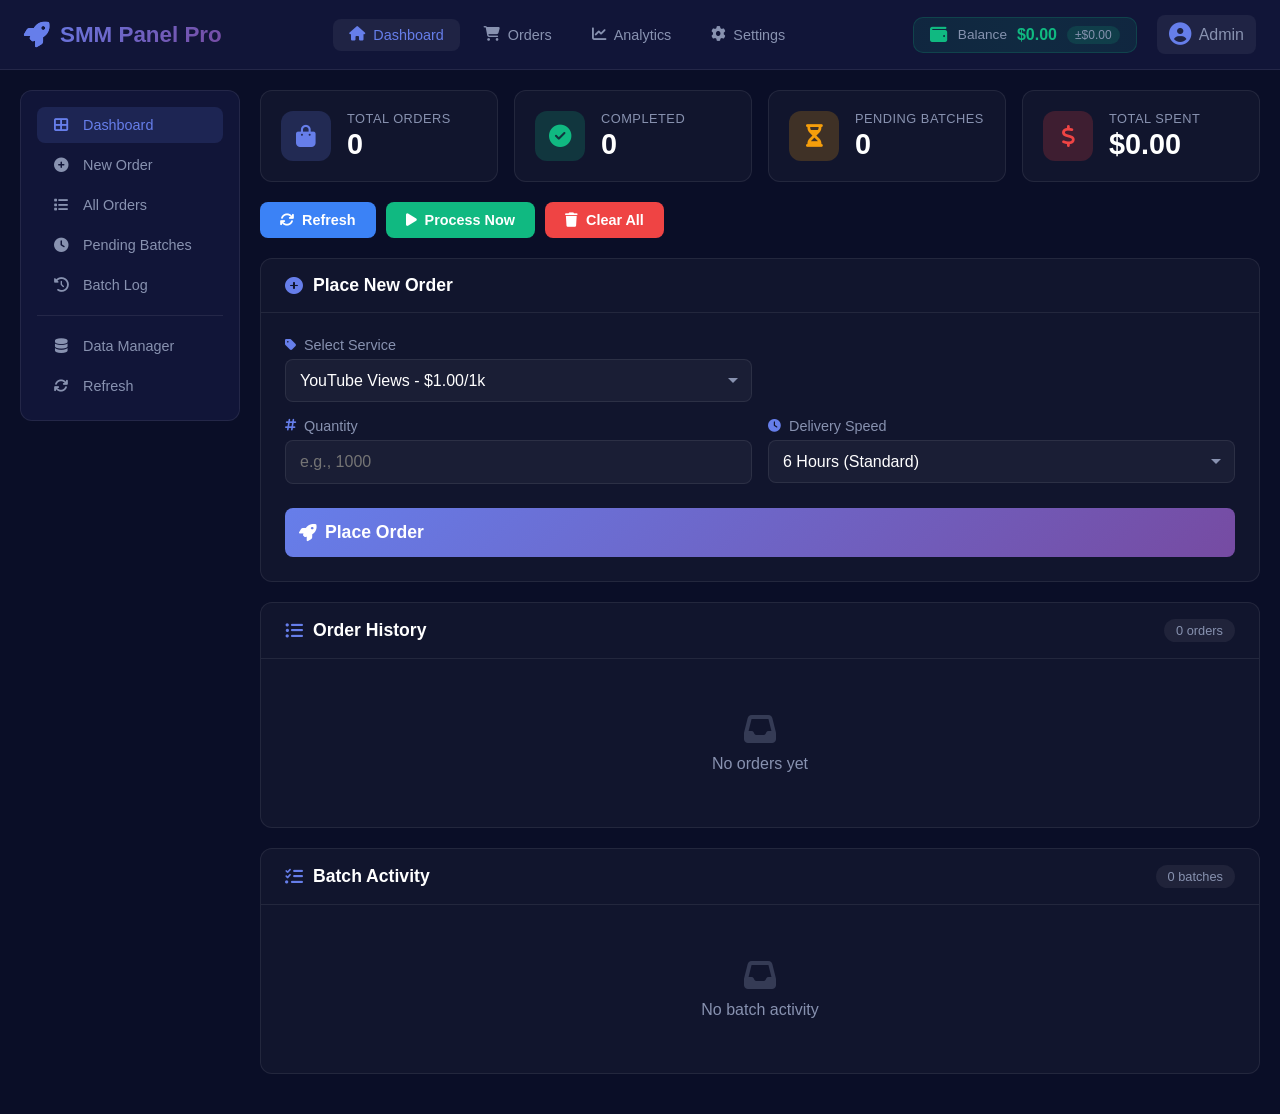
<file: index.html>
<!DOCTYPE html>
<html lang="en">
<head>
    <meta charset="UTF-8">
    <meta name="viewport" content="width=device-width, initial-scale=1.0">
    <title>SMM Panel Pro</title>
    <link rel="stylesheet" href="style.css">
    <link rel="stylesheet" href="https://cdnjs.cloudflare.com/ajax/libs/font-awesome/6.4.0/css/all.min.css">
</head>
<body>
    <!-- ============================================ -->
    <!-- TOP NAVIGATION BAR -->
    <!-- ============================================ -->
    <nav class="navbar">
        <div class="nav-container">
            <div class="nav-brand">
                <i class="fas fa-rocket"></i>
                <span>SMM Panel Pro</span>
            </div>
            
            <div class="nav-links">
                <a href="#" class="active"><i class="fas fa-home"></i> Dashboard</a>
                <a href="#"><i class="fas fa-shopping-cart"></i> Orders</a>
                <a href="#"><i class="fas fa-chart-line"></i> Analytics</a>
                <a href="#"><i class="fas fa-cog"></i> Settings</a>
            </div>
            
            <div class="nav-right">
                <!-- LIVE BALANCE DISPLAY -->
                <div class="balance-display">
                    <i class="fas fa-wallet"></i>
                    <span>Balance</span>
                    <span class="balance-amount" id="liveBalance">$0.00</span>
                    <span class="balance-change" id="balanceChange">+$0.00</span>
                </div>
                
                <div class="nav-user">
                    <i class="fas fa-user-circle"></i>
                    <span>Admin</span>
                </div>
            </div>
        </div>
    </nav>

    <!-- ============================================ -->
    <!-- MAIN CONTENT -->
    <!-- ============================================ -->
    <div class="main-container">
        <!-- Sidebar -->
        <aside class="sidebar">
            <div class="sidebar-menu">
                <div class="menu-item active">
                    <i class="fas fa-th-large"></i>
                    <span>Dashboard</span>
                </div>
                <div class="menu-item">
                    <i class="fas fa-plus-circle"></i>
                    <span>New Order</span>
                </div>
                <div class="menu-item">
                    <i class="fas fa-list"></i>
                    <span>All Orders</span>
                </div>
                <div class="menu-item">
                    <i class="fas fa-clock"></i>
                    <span>Pending Batches</span>
                </div>
                <div class="menu-item">
                    <i class="fas fa-history"></i>
                    <span>Batch Log</span>
                </div>
                <div class="menu-divider"></div>
                <div class="menu-item">
                    <i class="fas fa-database"></i>
                    <span>Data Manager</span>
                </div>
                <div class="menu-item">
                    <i class="fas fa-sync"></i>
                    <span>Refresh</span>
                </div>
            </div>
        </aside>

        <!-- Content -->
        <main class="content">
            <!-- Quick Stats -->
            <div class="stats-grid" id="stats">
                <div class="stat-card">
                    <div class="stat-icon" style="background: rgba(102, 126, 234, 0.2);">
                        <i class="fas fa-shopping-bag" style="color: #667eea;"></i>
                    </div>
                    <div>
                        <h3>Total Orders</h3>
                        <p id="totalOrders">0</p>
                    </div>
                </div>
                <div class="stat-card">
                    <div class="stat-icon" style="background: rgba(16, 185, 129, 0.2);">
                        <i class="fas fa-check-circle" style="color: #10b981;"></i>
                    </div>
                    <div>
                        <h3>Completed</h3>
                        <p id="completedOrders">0</p>
                    </div>
                </div>
                <div class="stat-card">
                    <div class="stat-icon" style="background: rgba(245, 158, 11, 0.2);">
                        <i class="fas fa-hourglass-half" style="color: #f59e0b;"></i>
                    </div>
                    <div>
                        <h3>Pending Batches</h3>
                        <p id="pendingBatches">0</p>
                    </div>
                </div>
                <div class="stat-card">
                    <div class="stat-icon" style="background: rgba(239, 68, 68, 0.2);">
                        <i class="fas fa-dollar-sign" style="color: #ef4444;"></i>
                    </div>
                    <div>
                        <h3>Total Spent</h3>
                        <p id="totalSpent">$0.00</p>
                    </div>
                </div>
            </div>

            <!-- Quick Actions -->
            <div class="action-bar">
                <button onclick="refreshAllData()" class="btn btn-primary">
                    <i class="fas fa-sync"></i> Refresh
                </button>
                <button onclick="processNow()" class="btn btn-success">
                    <i class="fas fa-play"></i> Process Now
                </button>
                <button onclick="clearAllData()" class="btn btn-danger">
                    <i class="fas fa-trash"></i> Clear All
                </button>
            </div>

            <!-- Order Form -->
            <div class="card">
                <div class="card-header">
                    <h2><i class="fas fa-plus-circle"></i> Place New Order</h2>
                </div>
                <div class="card-body">
                    <div class="form-row">
                        <div class="form-group">
                            <label><i class="fas fa-tag"></i> Select Service</label>
                            <select id="serviceSelect">
                                <option value="1">YouTube Views - $1.00/1k</option>
                                <option value="2">Instagram Followers - $2.00/1k</option>
                                <option value="3">TikTok Views - $0.50/1k</option>
                                <option value="4">Facebook Likes - $1.50/1k</option>
                                <option value="5">Twitter Followers - $2.50/1k</option>
                                <option value="6">Spotify Streams - $3.00/1k</option>
                                <option value="7">SoundCloud Plays - $0.75/1k</option>
                            </select>
                        </div>
                    </div>

                    <div class="form-row">
                        <div class="form-group">
                            <label><i class="fas fa-hashtag"></i> Quantity</label>
                            <input type="number" id="quantity" placeholder="e.g., 1000" min="10">
                        </div>
                        <div class="form-group">
                            <label><i class="fas fa-clock"></i> Delivery Speed</label>
                            <select id="hoursSelect">
                                <option value="1">1 Hour (Express)</option>
                                <option value="3">3 Hours (Fast)</option>
                                <option value="6" selected>6 Hours (Standard)</option>
                                <option value="12">12 Hours (Normal)</option>
                                <option value="24">24 Hours (Slow)</option>
                                <option value="48">48 Hours (Drip Feed)</option>
                                <option value="72">72 Hours (Very Slow)</option>
                            </select>
                        </div>
                    </div>

                    <button onclick="placeOrder()" id="placeOrderBtn" class="btn btn-order">
                        <i class="fas fa-rocket"></i> Place Order
                    </button>
                </div>
            </div>

            <!-- Order History -->
            <div class="card">
                <div class="card-header">
                    <h2><i class="fas fa-list-ul"></i> Order History</h2>
                    <span class="badge" id="orderCount">0 orders</span>
                </div>
                <div class="card-body">
                    <div id="orderHistory">
                        <p class="empty-state"><i class="fas fa-inbox"></i> No orders yet</p>
                    </div>
                </div>
            </div>

            <!-- Batch Log -->
            <div class="card">
                <div class="card-header">
                    <h2><i class="fas fa-tasks"></i> Batch Activity</h2>
                    <span class="badge" id="batchCount">0 batches</span>
                </div>
                <div class="card-body">
                    <div id="batchLog">
                        <p class="empty-state"><i class="fas fa-inbox"></i> No batch activity</p>
                    </div>
                </div>
            </div>
        </main>
    </div>

    <!-- Scripts -->
    <script src="config.js"></script>
    <script src="script.js"></script>
</body>
                                </html>
</file>
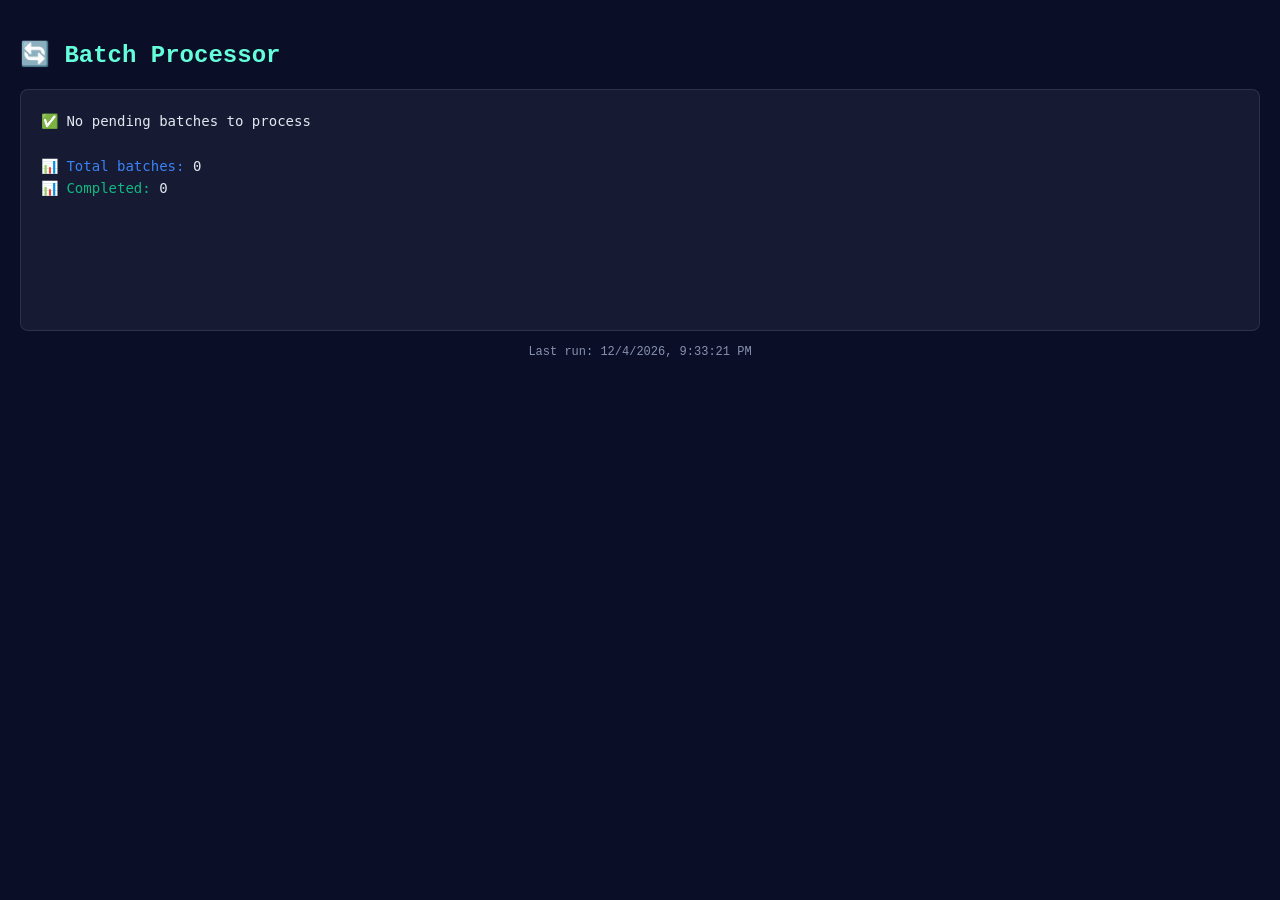
<file: cron/processor.html>
<!DOCTYPE html>
<html>
<head>
    <title>Batch Processor</title>
    <style>
        body {
            background: #0a0e27;
            color: #64ffda;
            font-family: 'Courier New', monospace;
            padding: 20px;
            margin: 0;
        }
        pre {
            background: rgba(255,255,255,0.05);
            padding: 20px;
            border-radius: 8px;
            border: 1px solid rgba(255,255,255,0.1);
            min-height: 200px;
            font-size: 14px;
            line-height: 1.6;
            color: #e2e8f0;
        }
        .status {
            color: #8892b0;
            font-size: 12px;
            margin-top: 10px;
            text-align: center;
        }
        .success { color: #10b981; }
        .error { color: #ef4444; }
        .info { color: #3b82f6; }
        .warning { color: #f59e0b; }
    </style>
</head>
<body>
    <h2>🔄 Batch Processor</h2>
    <pre id="output">⏳ Starting...</pre>
    <div class="status">Last run: <span id="timestamp">-</span></div>
    
    <script>
        // ============================================
        // BATCH PROCESSOR - Runs via cron-job.de
        // ============================================
        
        function processBatches() {
            const output = document.getElementById('output');
            const timestamp = document.getElementById('timestamp');
            const startTime = new Date();
            timestamp.textContent = startTime.toLocaleString();
            
            output.textContent = '⏳ Checking for pending batches...\n';
            
            try {
                const batches = JSON.parse(localStorage.getItem('batches') || '[]');
                const now = new Date();
                
                const pending = batches.filter(b => 
                    b.status === 'pending' && 
                    new Date(b.scheduled_at) <= now
                );
                
                if (pending.length === 0) {
                    output.innerHTML = '✅ No pending batches to process\n\n📊 <span class="info">Total batches:</span> ' + batches.length + '\n📊 <span class="success">Completed:</span> ' + batches.filter(b => b.status === 'completed').length;
                    return;
                }
                
                output.textContent = `📦 Found ${pending.length} pending batches\n\n`;
                let processed = 0;
                let failed = 0;
                
                const toProcess = pending.slice(0, 10);
                
                toProcess.forEach((batch, index) => {
                    try {
                        batch.status = 'completed';
                        batch.processed_at = now.toISOString();
                        processed++;
                        output.innerHTML += `✅ [${index + 1}/${toProcess.length}] Processed ${batch.quantity} items (${batch.id.substring(0, 8)})\n`;
                    } catch (error) {
                        batch.status = 'failed';
                        batch.api_response = error.message;
                        failed++;
                        output.innerHTML += `❌ [${index + 1}/${toProcess.length}] Failed: ${batch.id.substring(0, 8)} - ${error.message}\n`;
                    }
                });
                
                localStorage.setItem('batches', JSON.stringify(batches));
                updateOrderStatuses();
                
                output.innerHTML += `\n✅ <span class="success">Processed: ${processed}</span> | ❌ <span class="error">Failed: ${failed}</span>`;
                output.innerHTML += `\n⏱️ Time: ${new Date().toLocaleTimeString()}`;
                
            } catch (error) {
                output.innerHTML = `❌ <span class="error">Error:</span> ${error.message}\n\n${error.stack}`;
            }
        }
        
        function updateOrderStatuses() {
            const orders = JSON.parse(localStorage.getItem('orders') || '[]');
            const batches = JSON.parse(localStorage.getItem('batches') || '[]');
            
            orders.forEach(order => {
                const orderBatches = batches.filter(b => b.order_id === order.id);
                if (orderBatches.length === 0) return;
                
                const allCompleted = orderBatches.every(b => b.status === 'completed');
                const anyFailed = orderBatches.some(b => b.status === 'failed');
                
                if (allCompleted) {
                    order.status = 'completed';
                } else if (anyFailed) {
                    order.status = 'failed';
                } else {
                    order.status = 'processing';
                }
            });
            
            localStorage.setItem('orders', JSON.stringify(orders));
        }
        
        document.addEventListener('DOMContentLoaded', processBatches);
        setTimeout(processBatches, 100);
    </script>
</body>
</html>
</file>
<file: style.css>
/* ============================================
   CSS VARIABLES
   ============================================ */
:root {
    --bg-primary: #0a0e27;
    --bg-secondary: #111538;
    --bg-card: rgba(255, 255, 255, 0.03);
    --bg-hover: rgba(255, 255, 255, 0.06);
    --border-color: rgba(255, 255, 255, 0.08);
    --text-primary: #ffffff;
    --text-secondary: #8892b0;
    --text-muted: #5a6a8a;
    --accent: #667eea;
    --accent-hover: #5a67d8;
    --success: #10b981;
    --warning: #f59e0b;
    --danger: #ef4444;
    --info: #3b82f6;
    --gradient: linear-gradient(135deg, #667eea 0%, #764ba2 100%);
    --shadow: 0 8px 32px rgba(0, 0, 0, 0.3);
    --radius: 12px;
    --transition: all 0.3s ease;
}

/* ============================================
   RESET & BASE
   ============================================ */
* {
    margin: 0;
    padding: 0;
    box-sizing: border-box;
}

body {
    font-family: -apple-system, BlinkMacSystemFont, 'Segoe UI', Roboto, 'Helvetica Neue', Arial, sans-serif;
    background: var(--bg-primary);
    color: var(--text-primary);
    min-height: 100vh;
    overflow-x: hidden;
}

/* ============================================
   SCROLLBAR
   ============================================ */
::-webkit-scrollbar {
    width: 6px;
    height: 6px;
}
::-webkit-scrollbar-track {
    background: var(--bg-secondary);
}
::-webkit-scrollbar-thumb {
    background: var(--accent);
    border-radius: 3px;
}

/* ============================================
   NAVIGATION
   ============================================ */
.navbar {
    background: var(--bg-secondary);
    border-bottom: 1px solid var(--border-color);
    padding: 0 24px;
    height: 70px;
    display: flex;
    align-items: center;
    position: sticky;
    top: 0;
    z-index: 1000;
    backdrop-filter: blur(10px);
}

.nav-container {
    max-width: 1400px;
    width: 100%;
    margin: 0 auto;
    display: flex;
    align-items: center;
    justify-content: space-between;
}

.nav-brand {
    display: flex;
    align-items: center;
    gap: 10px;
    font-size: 1.4rem;
    font-weight: bold;
    background: var(--gradient);
    -webkit-background-clip: text;
    -webkit-text-fill-color: transparent;
}

.nav-brand i {
    font-size: 1.6rem;
    -webkit-text-fill-color: initial;
    color: var(--accent);
}

.nav-links {
    display: flex;
    align-items: center;
    gap: 8px;
}

.nav-links a {
    color: var(--text-secondary);
    text-decoration: none;
    padding: 8px 16px;
    border-radius: 8px;
    font-size: 0.9rem;
    transition: var(--transition);
    display: flex;
    align-items: center;
    gap: 8px;
}

.nav-links a:hover {
    background: var(--bg-hover);
    color: var(--text-primary);
}

.nav-links a.active {
    background: var(--bg-hover);
    color: var(--accent);
}

.nav-right {
    display: flex;
    align-items: center;
    gap: 20px;
}

/* ============================================
   BALANCE DISPLAY
   ============================================ */
.balance-display {
    background: rgba(16, 185, 129, 0.1);
    border: 1px solid rgba(16, 185, 129, 0.2);
    padding: 8px 16px;
    border-radius: 10px;
    display: flex;
    align-items: center;
    gap: 10px;
    min-width: 160px;
    animation: pulse-border 2s ease-in-out infinite;
}

@keyframes pulse-border {
    0%, 100% { border-color: rgba(16, 185, 129, 0.2); }
    50% { border-color: rgba(16, 185, 129, 0.5); }
}

.balance-display i {
    color: var(--success);
    font-size: 1.1rem;
}

.balance-display span {
    color: var(--text-secondary);
    font-size: 0.85rem;
}

.balance-display .balance-amount {
    color: var(--success);
    font-weight: bold;
    font-size: 1rem;
}

.balance-display .balance-change {
    color: var(--success);
    font-size: 0.75rem;
    background: rgba(16, 185, 129, 0.15);
    padding: 2px 8px;
    border-radius: 12px;
}

.nav-user {
    display: flex;
    align-items: center;
    gap: 8px;
    color: var(--text-secondary);
    padding: 8px 12px;
    border-radius: 8px;
    background: var(--bg-hover);
    cursor: pointer;
    transition: var(--transition);
}

.nav-user:hover {
    background: rgba(255, 255, 255, 0.1);
}

.nav-user i {
    font-size: 1.4rem;
    color: var(--accent);
}

/* ============================================
   SIDEBAR
   ============================================ */
.main-container {
    display: flex;
    max-width: 1400px;
    margin: 0 auto;
    padding: 20px;
    gap: 20px;
    min-height: calc(100vh - 70px);
}

.sidebar {
    width: 220px;
    flex-shrink: 0;
    background: var(--bg-secondary);
    border-radius: var(--radius);
    border: 1px solid var(--border-color);
    padding: 16px;
    height: fit-content;
    position: sticky;
    top: 90px;
}

.sidebar-menu {
    display: flex;
    flex-direction: column;
    gap: 4px;
}

.menu-item {
    display: flex;
    align-items: center;
    gap: 12px;
    padding: 10px 14px;
    border-radius: 8px;
    color: var(--text-secondary);
    cursor: pointer;
    transition: var(--transition);
    font-size: 0.9rem;
}

.menu-item:hover {
    background: var(--bg-hover);
    color: var(--text-primary);
}

.menu-item.active {
    background: rgba(102, 126, 234, 0.15);
    color: var(--accent);
}

.menu-item i {
    width: 20px;
    text-align: center;
}

.menu-divider {
    height: 1px;
    background: var(--border-color);
    margin: 8px 0;
}

/* ============================================
   CONTENT
   ============================================ */
.content {
    flex: 1;
    min-width: 0;
}

/* ============================================
   STATS GRID
   ============================================ */
.stats-grid {
    display: grid;
    grid-template-columns: repeat(auto-fit, minmax(200px, 1fr));
    gap: 16px;
    margin-bottom: 20px;
}

.stat-card {
    background: var(--bg-card);
    border: 1px solid var(--border-color);
    border-radius: var(--radius);
    padding: 20px;
    display: flex;
    align-items: center;
    gap: 16px;
    transition: var(--transition);
}

.stat-card:hover {
    transform: translateY(-2px);
    border-color: var(--accent);
}

.stat-icon {
    width: 50px;
    height: 50px;
    border-radius: 12px;
    display: flex;
    align-items: center;
    justify-content: center;
    font-size: 1.4rem;
    flex-shrink: 0;
}

.stat-card h3 {
    color: var(--text-secondary);
    font-size: 0.8rem;
    text-transform: uppercase;
    letter-spacing: 0.5px;
    font-weight: 500;
}

.stat-card p {
    font-size: 1.8rem;
    font-weight: bold;
    color: var(--text-primary);
    margin-top: 2px;
}

/* ============================================
   ACTION BAR
   ============================================ */
.action-bar {
    display: flex;
    gap: 10px;
    margin-bottom: 20px;
    flex-wrap: wrap;
}

/* ============================================
   BUTTONS
   ============================================ */
.btn {
    padding: 10px 20px;
    border: none;
    border-radius: 8px;
    font-weight: 600;
    font-size: 0.9rem;
    cursor: pointer;
    transition: var(--transition);
    display: inline-flex;
    align-items: center;
    gap: 8px;
}

.btn:hover {
    transform: translateY(-2px);
}

.btn-primary {
    background: var(--info);
    color: white;
}

.btn-primary:hover {
    background: #2563eb;
}

.btn-success {
    background: var(--success);
    color: white;
}

.btn-success:hover {
    background: #059669;
}

.btn-danger {
    background: var(--danger);
    color: white;
}

.btn-danger:hover {
    background: #dc2626;
}

.btn-order {
    background: var(--gradient);
    color: white;
    width: 100%;
    padding: 14px;
    font-size: 1.1rem;
    margin-top: 8px;
}

.btn-order:hover {
    transform: translateY(-2px);
    box-shadow: 0 8px 30px rgba(102, 126, 234, 0.4);
}

.btn:disabled {
    opacity: 0.5;
    cursor: not-allowed;
    transform: none !important;
}

/* ============================================
   CARDS
   ============================================ */
.card {
    background: var(--bg-card);
    border: 1px solid var(--border-color);
    border-radius: var(--radius);
    margin-bottom: 20px;
    overflow: hidden;
    transition: var(--transition);
}

.card:hover {
    border-color: rgba(255, 255, 255, 0.12);
}

.card-header {
    display: flex;
    align-items: center;
    justify-content: space-between;
    padding: 16px 24px;
    border-bottom: 1px solid var(--border-color);
}

.card-header h2 {
    font-size: 1.1rem;
    color: var(--text-primary);
    display: flex;
    align-items: center;
    gap: 10px;
}

.card-header h2 i {
    color: var(--accent);
}

.badge {
    background: var(--bg-hover);
    padding: 4px 12px;
    border-radius: 20px;
    font-size: 0.8rem;
    color: var(--text-secondary);
}

.card-body {
    padding: 24px;
}

/* ============================================
   FORM
   ============================================ */
.form-row {
    display: grid;
    grid-template-columns: 1fr 1fr;
    gap: 16px;
}

.form-group {
    margin-bottom: 16px;
}

.form-group label {
    display: block;
    color: var(--text-secondary);
    margin-bottom: 6px;
    font-size: 0.9rem;
    display: flex;
    align-items: center;
    gap: 8px;
}

.form-group label i {
    color: var(--accent);
    font-size: 0.8rem;
}

.form-group select,
.form-group input {
    width: 100%;
    padding: 12px 14px;
    background: rgba(255, 255, 255, 0.04);
    border: 1px solid var(--border-color);
    border-radius: 8px;
    color: var(--text-primary);
    font-size: 1rem;
    transition: var(--transition);
    appearance: none;
}

.form-group select {
    background-image: url("data:image/svg+xml,%3Csvg xmlns='http://www.w3.org/2000/svg' width='12' height='12' viewBox='0 0 12 12'%3E%3Cpath fill='%238892b0' d='M6 8L1 3h10z'/%3E%3C/svg%3E");
    background-repeat: no-repeat;
    background-position: right 12px center;
    padding-right: 36px;
}

.form-group select:focus,
.form-group input:focus {
    outline: none;
    border-color: var(--accent);
    box-shadow: 0 0 0 3px rgba(102, 126, 234, 0.15);
}

.form-group select option {
    background: var(--bg-secondary);
    color: var(--text-primary);
}

/* ============================================
   ORDER & BATCH ITEMS
   ============================================ */
.order-item,
.batch-item {
    display: flex;
    justify-content: space-between;
    align-items: center;
    padding: 14px 16px;
    margin-bottom: 8px;
    background: rgba(255, 255, 255, 0.03);
    border-radius: 8px;
    border-left: 3px solid var(--accent);
    transition: var(--transition);
}

.order-item:hover,
.batch-item:hover {
    background: rgba(255, 255, 255, 0.06);
}

.order-info,
.batch-info {
    flex: 1;
}

.service-name,
.batch-details {
    font-weight: 600;
    color: var(--text-primary);
}

.order-details,
.batch-meta {
    font-size: 0.85rem;
    color: var(--text-secondary);
    margin-top: 2px;
}

.order-details i,
.batch-meta i {
    margin-right: 4px;
}

.order-status,
.batch-status {
    padding: 4px 14px;
    border-radius: 20px;
    font-size: 0.75rem;
    font-weight: 600;
    text-transform: uppercase;
    letter-spacing: 0.5px;
    flex-shrink: 0;
}

.status-pending {
    background: rgba(245, 158, 11, 0.2);
    color: var(--warning);
}

.status-processing {
    background: rgba(59, 130, 246, 0.2);
    color: var(--info);
}

.status-completed {
    background: rgba(16, 185, 129, 0.2);
    color: var(--success);
}

.status-failed {
    background: rgba(239, 68, 68, 0.2);
    color: var(--danger);
}

/* ============================================
   EMPTY STATE
   ============================================ */
.empty-state {
    text-align: center;
    padding: 30px;
    color: var(--text-secondary);
}

.empty-state i {
    font-size: 2rem;
    display: block;
    margin-bottom: 10px;
    opacity: 0.3;
}

/* ============================================
   NOTIFICATION
   ============================================ */
.notification {
    position: fixed;
    top: 80px;
    right: 20px;
    padding: 14px 24px;
    border-radius: 10px;
    background: var(--bg-secondary);
    border: 1px solid var(--border-color);
    color: var(--text-primary);
    box-shadow: var(--shadow);
    transform: translateX(120%);
    transition: transform 0.4s cubic-bezier(0.68, -0.55, 0.265, 1.55);
    z-index: 9999;
    max-width: 400px;
    display: flex;
    align-items: center;
    gap: 12px;
}

.notification.show {
    transform: translateX(0);
}

.notification i {
    font-size: 1.2rem;
}

.notification.success {
    border-color: var(--success);
}
.notification.success i {
    color: var(--success);
}

.notification.error {
    border-color: var(--danger);
}
.notification.error i {
    color: var(--danger);
}

.notification.info {
    border-color: var(--info);
}
.notification.info i {
    color: var(--info);
}

/* ============================================
   SPINNER
   ============================================ */
.spinner {
    display: inline-block;
    width: 18px;
    height: 18px;
    border: 2px solid rgba(255, 255, 255, 0.3);
    border-top-color: #fff;
    border-radius: 50%;
    animation: spin 0.6s linear infinite;
}

@keyframes spin {
    to { transform: rotate(360deg); }
}

/* ============================================
   RESPONSIVE
   ============================================ */
@media (max-width: 1024px) {
    .sidebar {
        display: none;
    }
}

@media (max-width: 768px) {
    .navbar {
        padding: 0 16px;
        height: 60px;
    }
    
    .nav-links {
        display: none;
    }
    
    .nav-right {
        gap: 10px;
    }
    
    .balance-display {
        padding: 6px 12px;
        min-width: auto;
    }
    
    .balance-display span {
        display: none;
    }
    
    .balance-display .balance-amount {
        font-size: 0.9rem;
    }
    
    .balance-display .balance-change {
        display: none;
    }
    
    .main-container {
        padding: 12px;
    }
    
    .stats-grid {
        grid-template-columns: 1fr 1fr;
    }
    
    .form-row {
        grid-template-columns: 1fr;
    }
    
    .stat-card {
        padding: 14px;
    }
    
    .stat-card p {
        font-size: 1.4rem;
    }
    
    .card-header {
        padding: 12px 16px;
        flex-direction: column;
        align-items: flex-start;
        gap: 8px;
    }
    
    .card-body {
        padding: 16px;
    }
    
    .order-item,
    .batch-item {
        flex-direction: column;
        align-items: flex-start;
        gap: 8px;
    }
    
    .notification {
        top: 70px;
        right: 12px;
        left: 12px;
        max-width: none;
    }
}

@media (max-width: 480px) {
    .stats-grid {
        grid-template-columns: 1fr;
    }
    
    .action-bar {
        flex-direction: column;
    }
    
    .action-bar .btn {
        width: 100%;
        justify-content: center;
    }
}

/* ============================================
   ANIMATIONS
   ============================================ */
@keyframes fadeInUp {
    from {
        opacity: 0;
        transform: translateY(20px);
    }
    to {
        opacity: 1;
        transform: translateY(0);
    }
}

.card {
    animation: fadeInUp 0.5s ease forwards;
}

.card:nth-child(2) { animation-delay: 0.1s; }
.card:nth-child(3) { animation-delay: 0.2s; }
.card:nth-child(4) { animation-delay: 0.3s; }

/* Balance update animation */
.balance-update {
    animation: balanceFlash 0.5s ease;
}

@keyframes balanceFlash {
    0%, 100% { color: var(--success); }
    50% { color: #34d399; transform: scale(1.1); }
}

/* Glow effect for balance */
.balance-display {
    position: relative;
    overflow: hidden;
}

.balance-display::before {
    content: '';
    position: absolute;
    top: -50%;
    left: -50%;
    width: 200%;
    height: 200%;
    background: radial-gradient(circle, rgba(16, 185, 129, 0.03) 0%, transparent 70%);
    animation: glow-rotate 4s linear infinite;
}

@keyframes glow-rotate {
    0% { transform: rotate(0deg); }
    100% { transform: rotate(360deg); }
    }
</file>
